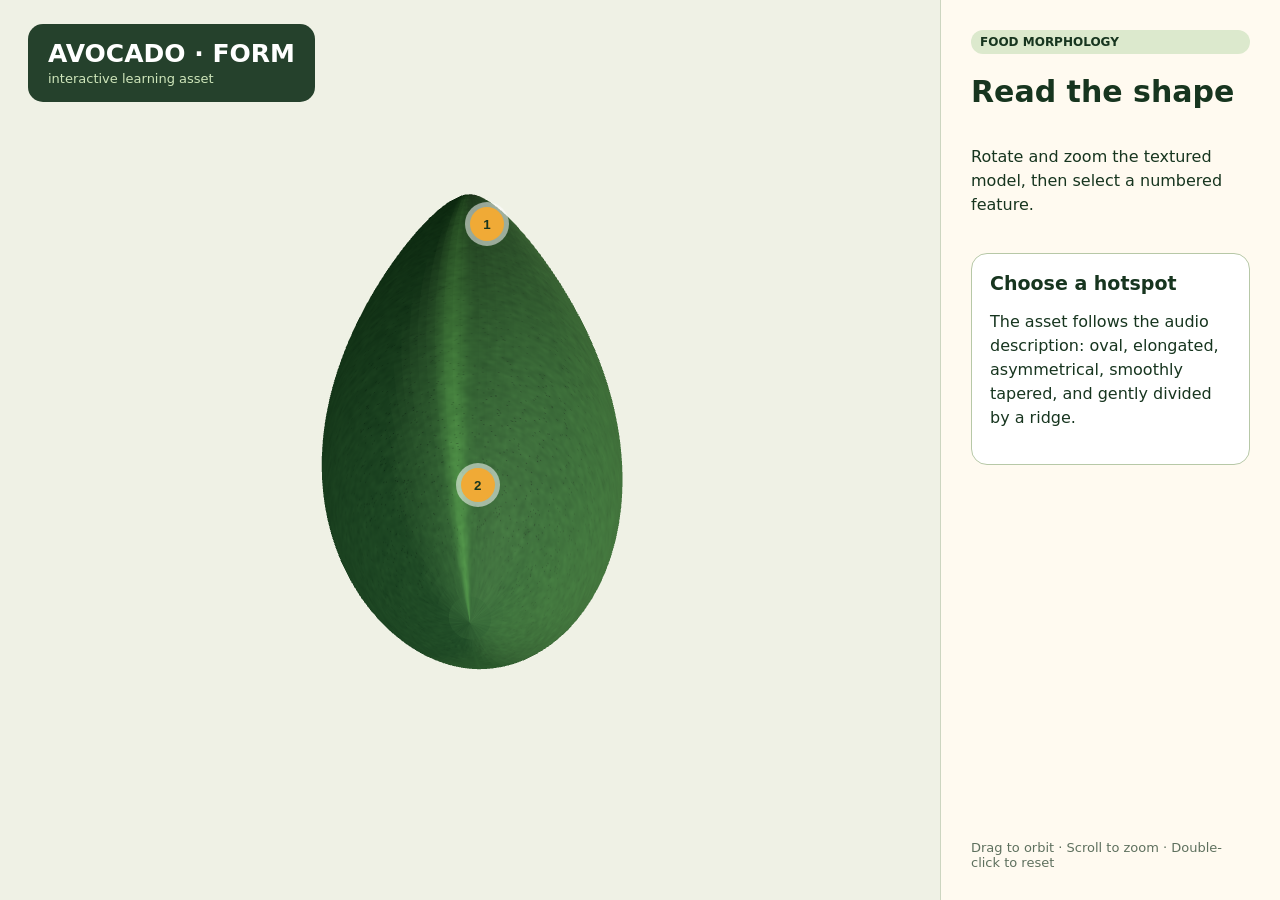
<file: examples/case_04_avocado_3d_asset/outputs/viewer/index.html>
<!doctype html><html lang="en"><head><meta charset="utf-8"><meta name="viewport" content="width=device-width,initial-scale=1"><title>Avocado Explorer</title>
<style>*{box-sizing:border-box}body{margin:0;background:#eff1e5;color:#17351f;font:16px system-ui}main{height:100vh;display:grid;grid-template-columns:minmax(0,1fr) 340px}#stage{position:relative;min-height:520px}canvas{display:block;width:100%;height:100%}.brand{position:absolute;left:28px;top:24px;background:#17351fee;color:white;padding:15px 20px;border-radius:15px}.brand b{display:block;font-size:25px}.brand span{color:#cfe6bb;font-size:13px}.hotspot{position:absolute;border:0;border-radius:99px;background:#f0aa36;color:#17351f;width:34px;height:34px;font-weight:900;box-shadow:0 0 0 5px #fff8;cursor:pointer}.hotspot:hover,.hotspot.active{transform:scale(1.14);background:#fff}.h1{left:50%;top:23%}.h2{left:49%;top:52%}aside{padding:30px;background:#fffaf0;border-left:1px solid #ccd5c0;display:flex;flex-direction:column;gap:20px}h1{font-size:30px;margin:0}p{line-height:1.5}.card{padding:18px;border:1px solid #b7c8a7;border-radius:16px;background:white}.card h2{font-size:19px;margin:0 0 8px}.tag{display:inline-block;background:#dce9cd;padding:5px 9px;border-radius:99px;font-size:12px;font-weight:700}.controls{margin-top:auto;color:#5e705e;font-size:13px}</style></head>
<body><main><section id="stage"><div class="brand"><b>AVOCADO · FORM</b><span>interactive learning asset</span></div><button class="hotspot h1" data-key="tip" aria-label="Tapered end">1</button><button class="hotspot h2" data-key="ridge" aria-label="Ridge line">2</button></section><aside><span class="tag">FOOD MORPHOLOGY</span><h1>Read the shape</h1><p>Rotate and zoom the textured model, then select a numbered feature.</p><div class="card" id="info"><h2>Choose a hotspot</h2><p>The asset follows the audio description: oval, elongated, asymmetrical, smoothly tapered, and gently divided by a ridge.</p></div><div class="controls">Drag to orbit · Scroll to zoom · Double-click to reset</div></aside></main>
<script type="module">
import * as THREE from './three.module.js'; import {OrbitControls} from './addons/controls/OrbitControls.js'; import {GLTFLoader} from './addons/loaders/GLTFLoader.js';
const stage=document.querySelector('#stage'), scene=new THREE.Scene(); scene.background=new THREE.Color(0xeff1e5);
const camera=new THREE.PerspectiveCamera(38,stage.clientWidth/stage.clientHeight,.1,100); camera.position.set(4.4,5.2,.5);
const renderer=new THREE.WebGLRenderer({antialias:true}); renderer.setPixelRatio(Math.min(devicePixelRatio,2)); renderer.setSize(stage.clientWidth,stage.clientHeight); renderer.outputColorSpace=THREE.SRGBColorSpace; stage.prepend(renderer.domElement);
const controls=new OrbitControls(camera,renderer.domElement); controls.target.set(0,0,0); controls.enableDamping=true; controls.minDistance=3;controls.maxDistance=9;
scene.add(new THREE.HemisphereLight(0xffffff,0x33502d,2.4)); const key=new THREE.DirectionalLight(0xfff4d8,3);key.position.set(4,4,6);scene.add(key);const rim=new THREE.DirectionalLight(0x96c977,2);rim.position.set(-4,-2,3);scene.add(rim);
new GLTFLoader().load('./avocado_textured.glb',g=>{g.scene.rotation.x=-Math.PI/2;scene.add(g.scene)},undefined,e=>document.querySelector('#info').innerHTML='<h2>Model unavailable</h2><p>Start the included local server, then reload.</p>');
const copy={tip:['Tapered end','The upper profile narrows smoothly, giving the fruit its recognizable pear-like direction.'],ridge:['Subtle ridge line','A gentle longitudinal line visually divides the surface into two softly balanced sections.']};
document.querySelectorAll('.hotspot').forEach(b=>b.onclick=()=>{document.querySelectorAll('.hotspot').forEach(x=>x.classList.remove('active'));b.classList.add('active');let c=copy[b.dataset.key];document.querySelector('#info').innerHTML=`<h2>${c[0]}</h2><p>${c[1]}</p>`});
stage.ondblclick=()=>{camera.position.set(4.4,5.2,.5);controls.target.set(0,0,0)};addEventListener('resize',()=>{camera.aspect=stage.clientWidth/stage.clientHeight;camera.updateProjectionMatrix();renderer.setSize(stage.clientWidth,stage.clientHeight)});
(function loop(){requestAnimationFrame(loop);controls.update();renderer.render(scene,camera)})();
</script></body></html>
</file>
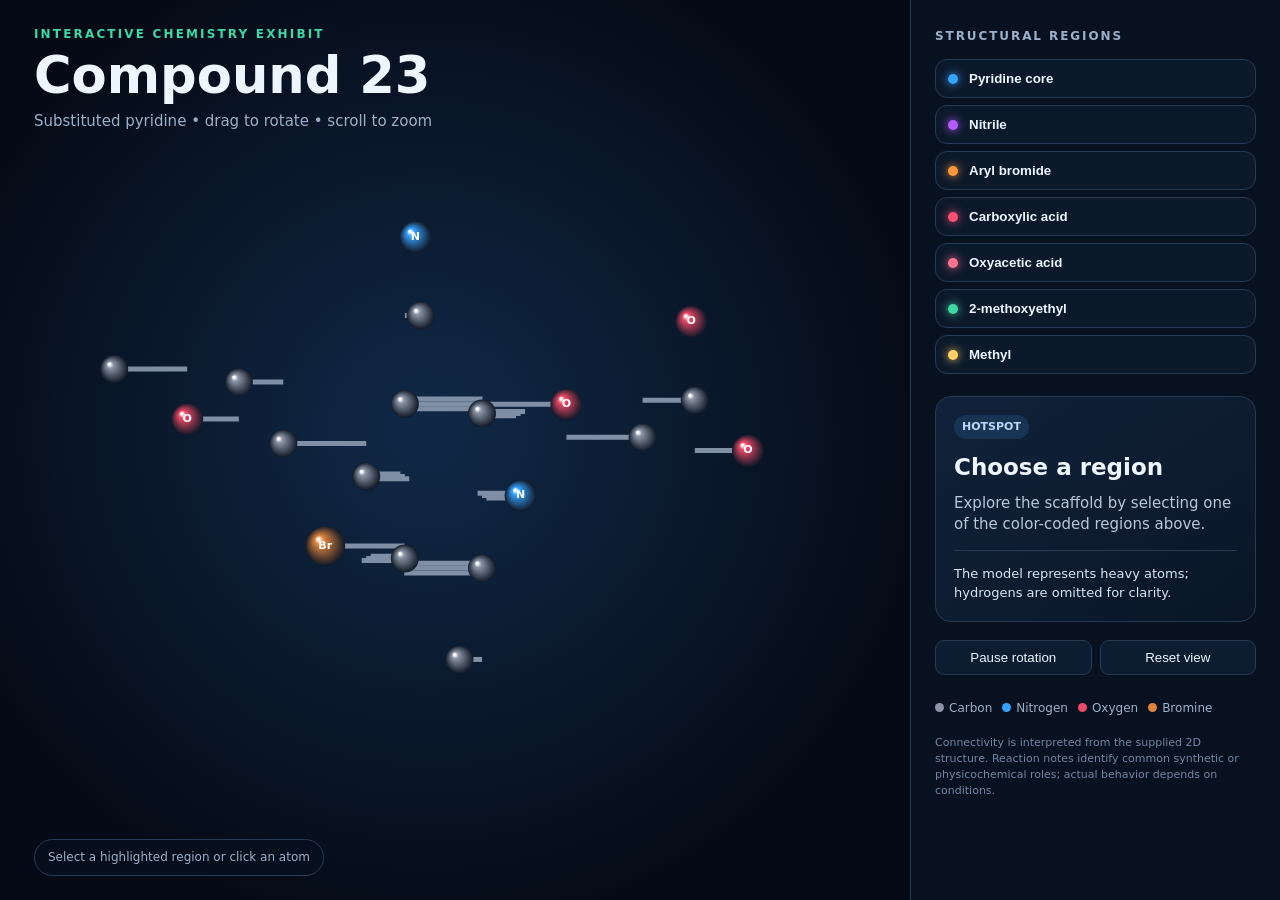
<file: examples/case_14_molecular_3d_explorer/outputs/molecular_exhibit_23/interactive_molecular_exhibit.html>
<!doctype html><html lang="en"><head><meta charset="utf-8"><meta name="viewport" content="width=device-width,initial-scale=1">
<title>Compound 23 — Interactive Molecular Exhibit</title><style>
:root{--bg:#050b16;--panel:#0b1526;--line:#263a56;--text:#edf5ff;--muted:#9bb0ca;--cyan:#36a3ff;--green:#3fd8a5}*{box-sizing:border-box}body{margin:0;background:radial-gradient(circle at 25% 0,#102743 0,#050b16 48%);color:var(--text);font:15px/1.45 system-ui,-apple-system,sans-serif;min-height:100vh}.shell{display:grid;grid-template-columns:minmax(0,1fr) 370px;min-height:100vh}.stage{position:relative;min-height:680px;overflow:hidden}canvas{width:100%;height:100%;display:block;cursor:grab}.stage:active canvas{cursor:grabbing}.brand{position:absolute;left:34px;top:26px;pointer-events:none}.eyebrow{color:var(--green);font-size:12px;font-weight:800;letter-spacing:.18em}.brand h1{margin:7px 0 0;font-size:clamp(28px,4vw,54px);line-height:1}.brand p{margin:9px 0;color:var(--muted)}.hint{position:absolute;left:34px;bottom:24px;padding:9px 13px;border:1px solid var(--line);border-radius:999px;background:#07101dcc;color:var(--muted);font-size:12px}.panel{background:#081221e8;border-left:1px solid var(--line);padding:28px 24px;overflow:auto}.panel h2{font-size:12px;letter-spacing:.16em;color:var(--muted);margin:0 0 14px}.region{width:100%;display:flex;align-items:center;gap:11px;background:#0c192b;border:1px solid #263a56;color:var(--text);padding:11px 12px;margin:7px 0;border-radius:12px;text-align:left;cursor:pointer}.region:hover,.region.active{border-color:var(--c);box-shadow:0 0 0 1px var(--c) inset;background:#102039}.dot{width:10px;height:10px;border-radius:50%;background:var(--c);box-shadow:0 0 10px var(--c)}.card{margin-top:22px;padding:18px;border-radius:16px;background:linear-gradient(145deg,#10223a,#0a1627);border:1px solid var(--line)}.card .tag{display:inline-block;padding:4px 8px;border-radius:999px;background:#173453;color:#b8d8ff;font-size:11px;font-weight:800}.card h3{font-size:23px;margin:12px 0 8px}.card p{color:#b7c7db;margin:0}.rxn{margin-top:14px;padding-top:14px;border-top:1px solid var(--line);font-size:13px;color:#d8e7f7}.legend{display:flex;flex-wrap:wrap;gap:10px;margin-top:25px;color:var(--muted);font-size:12px}.legend span:before{content:'';display:inline-block;width:9px;height:9px;border-radius:50%;background:var(--e);margin-right:5px}.controls{display:flex;gap:8px;margin-top:18px}.controls button{flex:1;border:1px solid var(--line);border-radius:9px;padding:9px;background:#0d1d31;color:var(--text);cursor:pointer}.controls button:hover{border-color:var(--cyan)}.disclaimer{margin-top:18px;color:#6f87a4;font-size:11px}@media(max-width:850px){.shell{display:block}.stage{height:62vh;min-height:480px}.panel{border-left:0;border-top:1px solid var(--line)}}
</style></head><body><main class="shell"><section class="stage"><canvas id="view"></canvas><div class="brand"><div class="eyebrow">INTERACTIVE CHEMISTRY EXHIBIT</div><h1>Compound 23</h1><p>Substituted pyridine • drag to rotate • scroll to zoom</p></div><div class="hint">Select a highlighted region or click an atom</div></section><aside class="panel"><h2>STRUCTURAL REGIONS</h2><div id="regions"></div><article class="card"><span class="tag">HOTSPOT</span><h3 id="title">Choose a region</h3><p id="desc">Explore the scaffold by selecting one of the color-coded regions above.</p><div class="rxn" id="atom">The model represents heavy atoms; hydrogens are omitted for clarity.</div></article><div class="controls"><button id="auto">Pause rotation</button><button id="reset">Reset view</button></div><div class="legend"><span style="--e:#8b95a5">Carbon</span><span style="--e:#36a3ff">Nitrogen</span><span style="--e:#ef4968">Oxygen</span><span style="--e:#e0843d">Bromine</span></div><p class="disclaimer">Connectivity is interpreted from the supplied 2D structure. Reaction notes identify common synthetic or physicochemical roles; actual behavior depends on conditions.</p></aside></main>
<script>
const DATA={"atoms":[{"id":0,"el":"N","p":[1.38,0,0],"label":"Pyridine N","region":"Pyridine core"},{"id":1,"el":"C","p":[0.69,1.195,0],"label":"C2","region":"Pyridine core"},{"id":2,"el":"C","p":[-0.69,1.195,0],"label":"C3","region":"Pyridine core"},{"id":3,"el":"C","p":[-1.38,0,0],"label":"C4","region":"Pyridine core"},{"id":4,"el":"C","p":[-0.69,-1.195,0],"label":"C5","region":"Pyridine core"},{"id":5,"el":"C","p":[0.69,-1.195,0],"label":"C6","region":"Pyridine core"},{"id":6,"el":"O","p":[2.15,1.48,.08],"label":"Aryl ether O","region":"Oxyacetic acid"},{"id":7,"el":"C","p":[3.28,1.03,.45],"label":"O–CH2","region":"Oxyacetic acid"},{"id":8,"el":"C","p":[4.42,1.78,.12],"label":"Carboxyl carbon","region":"Carboxylic acid"},{"id":9,"el":"O","p":[4.43,3.02,0],"label":"Carbonyl O","region":"Carboxylic acid"},{"id":10,"el":"O","p":[5.54,1.17,-.15],"label":"Hydroxyl O","region":"Carboxylic acid"},{"id":11,"el":"C","p":[-.52,2.55,.18],"label":"Cyano carbon","region":"Nitrile"},{"id":12,"el":"N","p":[-.70,3.72,.32],"label":"Cyano N","region":"Nitrile"},{"id":13,"el":"C","p":[-2.60,.45,-.42],"label":"Benzylic CH2","region":"2-methoxyethyl"},{"id":14,"el":"C","p":[-3.72,1.19,.1],"label":"CH2","region":"2-methoxyethyl"},{"id":15,"el":"O","p":[-4.82,.45,.38],"label":"Ether O","region":"2-methoxyethyl"},{"id":16,"el":"C","p":[-5.9,1.17,.02],"label":"Methoxy CH3","region":"2-methoxyethyl"},{"id":17,"el":"Br","p":[-2.34,-1.24,.36],"label":"Bromine","region":"Aryl bromide"},{"id":18,"el":"C","p":[.55,-2.55,-.42],"label":"Methyl CH3","region":"Methyl"}],"bonds":[[0,1,1.5],[1,2,1.5],[2,3,1.5],[3,4,1.5],[4,5,1.5],[5,0,1.5],[1,6,1],[6,7,1],[7,8,1],[8,9,2],[8,10,1],[2,11,1],[11,12,3],[3,13,1],[13,14,1],[14,15,1],[15,16,1],[4,17,1],[5,18,1]],"regions":{"Pyridine core":{"color":"#36a3ff","note":"Electron-poor aromatic heterocycle; ring N can coordinate metals or accept a proton."},"Nitrile":{"color":"#b55cff","note":"Compact polar handle; the nitrile carbon is electrophilic and can be hydrolyzed under forcing conditions."},"Aryl bromide":{"color":"#ff9a3c","note":"Synthetic handle for cross-coupling or metal–halogen exchange."},"Carboxylic acid":{"color":"#ff4f72","note":"Acidic, hydrogen-bonding terminus; supports salt, ester, and amide formation."},"Oxyacetic acid":{"color":"#ff7390","note":"Flexible ether-linked acid arm connecting polarity to the aromatic core."},"2-methoxyethyl":{"color":"#3fd8a5","note":"Flexible ether side chain; tunes polarity, solubility, and conformational freedom."},"Methyl":{"color":"#ffd166","note":"Small hydrophobic substituent that influences steric shape and lipophilicity."}}};
const C={C:'#8b95a5',N:'#36a3ff',O:'#ef4968',Br:'#e0843d'},cv=document.querySelector('canvas'),x=cv.getContext('2d');let yaw=.35,pitch=-.2,zoom=1,drag=false,lx=0,ly=0,auto=true,sel=null,pts=[];
function size(){let r=cv.getBoundingClientRect(),d=devicePixelRatio||1;cv.width=r.width*d;cv.height=r.height*d;x.setTransform(d,0,0,d,0,0)}addEventListener('resize',size);size();
function proj(p,w,h){let [a,b,c]=p,cy=Math.cos(yaw),sy=Math.sin(yaw),cp=Math.cos(pitch),sp=Math.sin(pitch),u=cy*a+sy*c,v=sp*sy*a+cp*b-sp*cy*c,z=-cp*sy*a+sp*b+cp*cy*c;return{x:w*.48+(u+.1)*66*zoom,y:h*.54-v*66*zoom,z}}
function draw(){let w=cv.clientWidth,h=cv.clientHeight;x.clearRect(0,0,w,h);let g=x.createRadialGradient(w*.47,h*.48,20,w*.47,h*.48,Math.max(w,h)*.55);g.addColorStop(0,'#102846');g.addColorStop(1,'#050b16');x.fillStyle=g;x.fillRect(0,0,w,h);pts=DATA.atoms.map(a=>({...proj(a.p,w,h),a}));for(let q of DATA.bonds){let a=pts[q[0]],b=pts[q[1]],dx=b.x-a.x,dy=b.y-a.y,L=Math.hypot(dx,dy),nx=-dy/L,ny=dx/L,os=q[2]===1?[0]:q[2]===2?[-3,3]:[-5,0,5];x.strokeStyle='#7e8fa6';x.lineWidth=5*zoom;for(let o of os){x.beginPath();x.moveTo(a.x+nx*o,b.y+ny*o);x.lineTo(b.x+nx*o,b.y+ny*o);x.stroke()}}for(let p of [...pts].sort((a,b)=>a.z-b.z)){let hi=sel&&p.a.region===sel,r=(p.a.el==='Br'?20:p.a.el==='C'?14:16)*Math.sqrt(zoom);if(hi){x.beginPath();x.arc(p.x,p.y,r+9,0,7);x.strokeStyle=DATA.regions[sel].color;x.lineWidth=5;x.stroke()}let gr=x.createRadialGradient(p.x-r*.35,p.y-r*.35,1,p.x,p.y,r);gr.addColorStop(0,'#fff');gr.addColorStop(.18,C[p.a.el]);gr.addColorStop(1,'#101827');x.fillStyle=gr;x.beginPath();x.arc(p.x,p.y,r,0,7);x.fill();if(p.a.el!=='C'){x.fillStyle='#fff';x.font='700 11px system-ui';x.textAlign='center';x.textBaseline='middle';x.fillText(p.a.el,p.x,p.y)}}if(auto&&!drag)yaw+=.0035;requestAnimationFrame(draw)}draw();
const reg=document.querySelector('#regions');Object.entries(DATA.regions).forEach(([n,v])=>{let b=document.createElement('button');b.className='region';b.style.setProperty('--c',v.color);b.innerHTML=`<i class="dot"></i><b>${n}</b>`;b.onclick=()=>choose(n);reg.append(b)});function choose(n,atom){sel=n;document.querySelectorAll('.region').forEach(b=>b.classList.toggle('active',b.textContent===n));document.querySelector('#title').textContent=n;document.querySelector('#desc').textContent=DATA.regions[n].note;document.querySelector('#atom').textContent=atom?`Selected atom: ${atom.label} (${atom.el})`:'Reaction lens: select an atom in this region for its local identity.'}
cv.onpointerdown=e=>{drag=true;lx=e.clientX;ly=e.clientY;cv.setPointerCapture(e.pointerId)};cv.onpointermove=e=>{if(!drag)return;yaw+=(e.clientX-lx)*.008;pitch+=(e.clientY-ly)*.008;lx=e.clientX;ly=e.clientY};cv.onpointerup=e=>{if(Math.hypot(e.clientX-lx,e.clientY-ly)<5){let r=cv.getBoundingClientRect(),px=e.clientX-r.left,py=e.clientY-r.top,best=pts.map(p=>({p,d:Math.hypot(p.x-px,p.y-py)})).sort((a,b)=>a.d-b.d)[0];if(best.d<30)choose(best.p.a.region,best.p.a)}drag=false};cv.onwheel=e=>{e.preventDefault();zoom=Math.max(.55,Math.min(1.8,zoom*(e.deltaY>0?.92:1.08)))},{passive:false};document.querySelector('#auto').onclick=e=>{auto=!auto;e.target.textContent=auto?'Pause rotation':'Resume rotation'};document.querySelector('#reset').onclick=()=>{yaw=.35;pitch=-.2;zoom=1;sel=null;document.querySelectorAll('.region').forEach(b=>b.classList.remove('active'));document.querySelector('#title').textContent='Choose a region';document.querySelector('#desc').textContent='Explore the scaffold by selecting one of the color-coded regions above.'};
</script></body></html>
</file>
